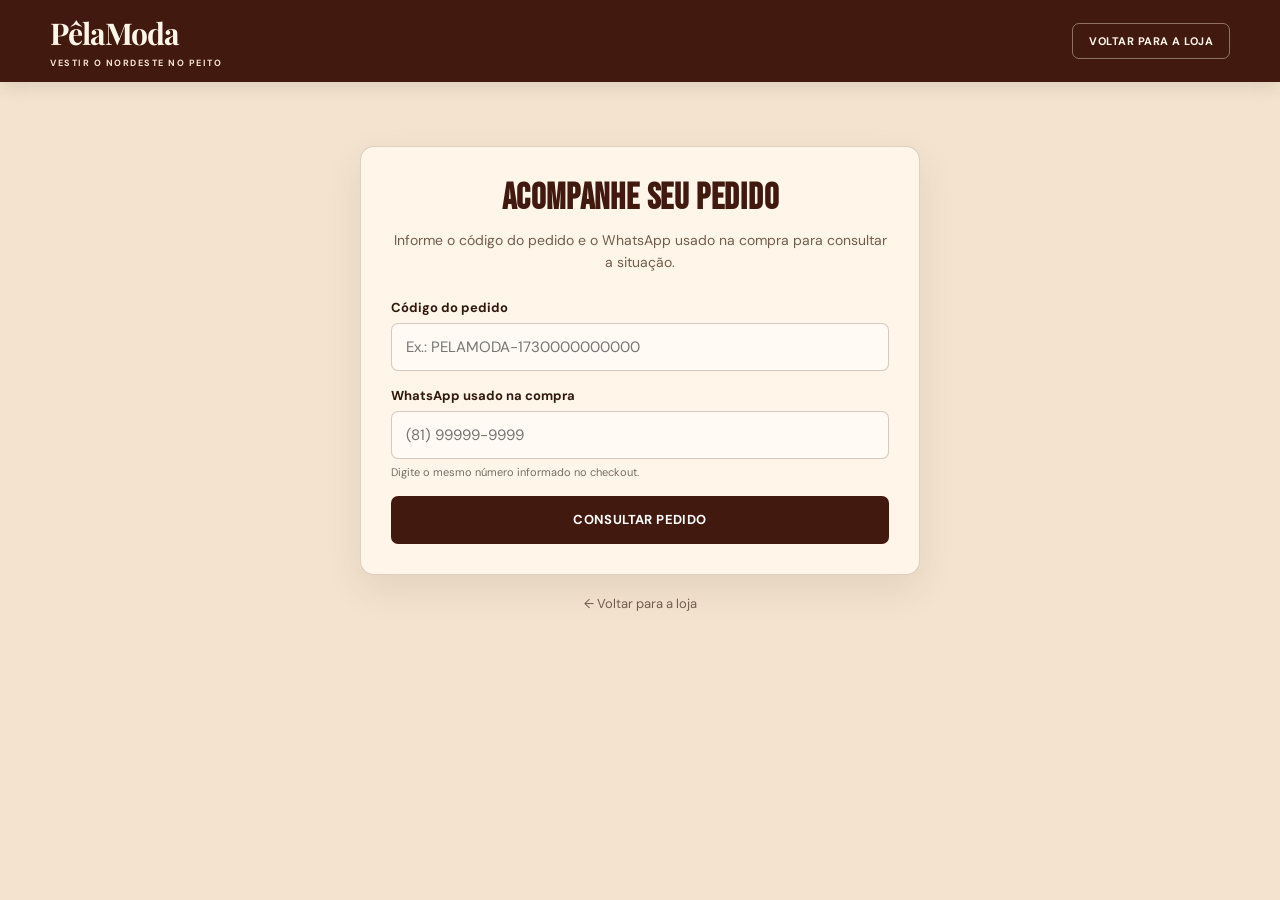
<file: acompanhar-pedido.html>
<!DOCTYPE html>
<html lang="pt-BR">
<head>
    <meta charset="UTF-8">
    <meta name="viewport" content="width=device-width, initial-scale=1.0">
    <meta name="theme-color" content="#211f1d">
    <title>Acompanhar pedido | PêlaModa</title>
    <link rel="preconnect" href="https://fonts.googleapis.com">
<link rel="preconnect" href="https://fonts.gstatic.com" crossorigin>
<link href="https://fonts.googleapis.com/css2?family=DM+Sans:wght@400;500;600;700;800&family=Bebas+Neue&family=Playfair+Display:wght@700;800&display=swap" rel="stylesheet">
    <style>
        :root {
            --pm-dark: #211f1d;
            --pm-ink: #2d2925;
            --pm-muted: #756d65;
            --pm-bg: #f5f1eb;
            --pm-card: #ffffff;
            --pm-line: #e8e0d7;
            --pm-accent: #b7864b;
            --pm-accent-dark: #8f6535;
            --pm-error: #a33d32;
            --pm-success: #28734b;
        }

        * { box-sizing: border-box; }

        body {
            margin: 0;
            min-height: 100vh;
            padding: 28px 16px;
            display: grid;
            place-items: center;
            background: var(--pm-bg);
            color: var(--pm-ink);
            font-family: Arial, Helvetica, sans-serif;
        }

        .page { width: 100%; max-width: 520px; }

        .brand {
            display: block;
            margin: 0 auto 22px;
            color: var(--pm-dark);
            text-align: center;
            text-decoration: none;
        }

        .brand strong {
            display: block;
            font-family: Georgia, 'Times New Roman', serif;
            font-size: 34px;
            letter-spacing: -1.2px;
        }

        .brand span {
            display: block;
            margin-top: 4px;
            font-size: 9px;
            font-weight: 700;
            letter-spacing: 2px;
        }

        .card {
            padding: 30px;
            border: 1px solid var(--pm-line);
            border-radius: 18px;
            background: var(--pm-card);
            box-shadow: 0 14px 38px rgba(40, 31, 22, .07);
        }

        h1 {
            margin: 0;
            color: var(--pm-dark);
            font-size: 25px;
            line-height: 1.2;
            text-align: center;
        }

        .intro {
            margin: 10px 0 25px;
            color: var(--pm-muted);
            font-size: 14px;
            line-height: 1.55;
            text-align: center;
        }

        .field { margin-bottom: 16px; }

        label {
            display: block;
            margin-bottom: 7px;
            color: var(--pm-ink);
            font-size: 13px;
            font-weight: 700;
        }

        input {
            width: 100%;
            min-height: 48px;
            padding: 12px 14px;
            border: 1px solid var(--pm-line);
            border-radius: 9px;
            outline: none;
            background: #fff;
            color: var(--pm-ink);
            font: inherit;
            font-size: 15px;
        }

        input:focus {
            border-color: var(--pm-accent);
            box-shadow: 0 0 0 3px rgba(183, 134, 75, .13);
        }

        .hint {
            display: block;
            margin-top: 6px;
            color: var(--pm-muted);
            font-size: 11px;
            line-height: 1.4;
        }

        button, .payment-link {
            display: flex;
            width: 100%;
            min-height: 48px;
            align-items: center;
            justify-content: center;
            border: 0;
            border-radius: 9px;
            background: var(--pm-dark);
            color: #fff;
            font-size: 13px;
            font-weight: 700;
            letter-spacing: .4px;
            text-align: center;
            text-decoration: none;
            cursor: pointer;
        }

        button:hover, .payment-link:hover { background: #39332e; }
        button:disabled { cursor: wait; opacity: .65; }

        .message {
            display: none;
            margin-top: 16px;
            padding: 12px 14px;
            border-radius: 9px;
            font-size: 13px;
            line-height: 1.5;
        }

        .message.error { display: block; background: #fff1ef; color: var(--pm-error); }
        .message.info { display: block; background: #f5f1eb; color: var(--pm-muted); }

        .result {
            display: none;
            margin-top: 22px;
            padding: 18px;
            border: 1px solid var(--pm-line);
            border-radius: 12px;
            background: #fcfaf7;
        }

        .result h2 { margin: 0 0 14px; font-size: 16px; }
        .result-row {
            display: flex;
            justify-content: space-between;
            gap: 12px;
            padding: 10px 0;
            border-top: 1px solid var(--pm-line);
            font-size: 13px;
        }
        .result-row span { color: var(--pm-muted); }
        .result-row strong { text-align: right; overflow-wrap: anywhere; }

        .status {
            display: inline-block;
            padding: 6px 9px;
            border-radius: 99px;
            background: #f2e8d9;
            color: var(--pm-accent-dark);
            font-size: 12px;
            font-weight: 700;
        }

        .payment-link { margin-top: 15px; background: var(--pm-accent-dark); }
        .payment-link:hover { background: #76512b; }

        .back {
            display: block;
            margin-top: 20px;
            color: var(--pm-muted);
            font-size: 13px;
            text-align: center;
            text-decoration: none;
        }
        .back:hover { color: var(--pm-ink); }

        @media (max-width: 480px) {
            body { padding: 20px 13px; }
            .card { padding: 24px 19px; }
            h1 { font-size: 22px; }
        }
        /* IDENTIDADE VISUAL PÊLAMODA */
body {
    display: flex;
    flex-direction: column;
    align-items: center;
    min-height: 100vh;
    padding: 0;
    background: #f4e4cf;
    color: #32180f;
    font-family: "DM Sans", sans-serif;
}

.site-header {
    width: 100%;
    background: #42190f;
    box-shadow: 0 4px 18px rgba(50, 24, 15, .12);
}

.site-header-inner {
    width: calc(100% - 40px);
    max-width: 1180px;
    min-height: 82px;
    margin: 0 auto;
    display: flex;
    align-items: center;
    justify-content: space-between;
    gap: 20px;
}

.brand {
    margin: 0;
    color: #fff6e9;
    text-align: left;
}

.brand strong {
    font-family: "Playfair Display", serif;
    font-size: 30px;
    letter-spacing: -1px;
}

.brand span {
    color: #f4e4cf;
    font-family: "DM Sans", sans-serif;
    letter-spacing: 1.5px;
}

.header-back {
    padding: 10px 16px;
    border: 1px solid rgba(255, 246, 233, .4);
    border-radius: 7px;
    color: #fff6e9;
    font-size: 11px;
    font-weight: 700;
    letter-spacing: .5px;
    text-decoration: none;
    transition: .2s;
}

.header-back:hover {
    background: #c35d35;
    border-color: #c35d35;
}

.page {
    max-width: 560px;
    margin: 64px auto 30px;
}

.card {
    background: #fff6e9;
    border: 1px solid rgba(75, 29, 16, .18);
    border-radius: 14px;
    box-shadow: 0 14px 38px rgba(50, 24, 15, .09);
}

h1 {
    color: #42190f;
    font-family: "Bebas Neue", sans-serif;
    font-size: 36px;
    letter-spacing: .8px;
}

.intro {
    color: #735c4d;
    font-family: "DM Sans", sans-serif;
}

label {
    color: #32180f;
    font-family: "DM Sans", sans-serif;
}

input {
    border-color: rgba(75, 29, 16, .22);
    border-radius: 7px;
    background: #fffaf3;
    font-family: "DM Sans", sans-serif;
}

input:focus {
    border-color: #c35d35;
    box-shadow: 0 0 0 3px rgba(195, 93, 53, .12);
}

button, .payment-link {
    border-radius: 7px;
    background: #42190f;
    font-family: "DM Sans", sans-serif;
    transition: .2s;
}

button:hover {
    background: #c35d35;
}

.payment-link {
    background: #984326;
}

.payment-link:hover {
    background: #c35d35;
}

.status {
    background: #f4dfc9;
    color: #984326;
}

.back {
    color: #735c4d;
}

@media (max-width: 600px) {
    .site-header-inner {
        min-height: 72px;
        width: calc(100% - 28px);
    }

    .brand strong {
        font-size: 25px;
    }

    .header-back {
        padding: 9px 10px;
        font-size: 9px;
    }

    .page {
        margin: 36px auto 24px;
        width: calc(100% - 28px);
    }

    .card {
        padding: 24px 19px;
    }

    h1 {
        font-size: 30px;
    }
}
    </style>
</head>
<body>
    <header class="site-header">
        <div class="site-header-inner">
            <a class="brand" href="index.html" aria-label="PêlaModa - página inicial">
                <strong>PêlaModa</strong>
                <span>VESTIR O NORDESTE NO PEITO</span>
            </a>

            <a class="header-back" href="index.html">VOLTAR PARA A LOJA</a>
        </div>
    </header>

    <main class="page">

        <section class="card">
            <h1>ACOMPANHE SEU PEDIDO</h1>
            <p class="intro">Informe o código do pedido e o WhatsApp usado na compra para consultar a situação.</p>

            <form id="formConsulta" novalidate>
                <div class="field">
                    <label for="orderNsu">Código do pedido</label>
                    <input id="orderNsu" name="orderNsu" type="text" placeholder="Ex.: PELAMODA-1730000000000" autocomplete="off" required>
                </div>

                <div class="field">
                    <label for="telefone">WhatsApp usado na compra</label>
                    <input id="telefone" name="telefone" type="tel" inputmode="tel" placeholder="(81) 99999-9999" autocomplete="tel" required>
                    <small class="hint">Digite o mesmo número informado no checkout.</small>
                </div>

                <button id="btnConsultar" type="submit">CONSULTAR PEDIDO</button>
            </form>

            <div id="mensagem" class="message" role="status" aria-live="polite"></div>

            <section id="resultado" class="result" aria-live="polite">
                <h2>Detalhes do pedido</h2>
                <div class="result-row">
                    <span>Número do pedido</span>
                    <strong id="numeroPedido">—</strong>
                </div>
                <div class="result-row">
                    <span>Situação</span>
                    <strong><span id="statusPedido" class="status">—</span></strong>
                </div>
                <a id="linkPagamento" class="payment-link" href="#" target="_blank" rel="noopener" style="display:none">CONTINUAR PAGAMENTO</a>
            </section>
        </section>

        <a class="back" href="index.html">← Voltar para a loja</a>
    </main>

    <script>
        const formConsulta = document.getElementById("formConsulta");
        const campoPedido = document.getElementById("orderNsu");
        const campoTelefone = document.getElementById("telefone");
        const botaoConsultar = document.getElementById("btnConsultar");
        const mensagem = document.getElementById("mensagem");
        const resultado = document.getElementById("resultado");
        const numeroPedido = document.getElementById("numeroPedido");
        const statusPedido = document.getElementById("statusPedido");
        const linkPagamento = document.getElementById("linkPagamento");

        function mostrarMensagem(texto, tipo = "info") {
            mensagem.textContent = texto;
            mensagem.className = `message ${tipo}`;
        }

        function limparResultado() {
            resultado.style.display = "none";
            linkPagamento.style.display = "none";
            linkPagamento.removeAttribute("href");
        }

        function formatarStatus(status) {
            const nomes = {
                aguardando_pagamento: "Aguardando pagamento",
                pago: "Pagamento confirmado",
                cancelado: "Cancelado",
                expirado: "Expirado"
            };

            if (nomes[status]) return nomes[status];
            return String(status || "Em processamento").replaceAll("_", " ");
        }

        async function consultarPedido(orderNsu, telefone) {
            limparResultado();
            mensagem.className = "message";
            botaoConsultar.disabled = true;
            botaoConsultar.textContent = "CONSULTANDO...";

            try {
                const parametros = new URLSearchParams({
                    order_nsu: orderNsu.trim(),
                    telefone: telefone.replace(/\D/g, "")
                });

                const resposta = await fetch(`/api/buscar-pedido?${parametros.toString()}`);
                const dados = await resposta.json();

                if (!resposta.ok) {
                    throw new Error(dados.erro || "Não foi possível localizar o pedido.");
                }

                numeroPedido.textContent = dados.numero_pedido || orderNsu;
                statusPedido.textContent = formatarStatus(dados.status);
                resultado.style.display = "block";

                if (dados.pagamento_url && dados.status === "aguardando_pagamento") {
                    linkPagamento.href = dados.pagamento_url;
                    linkPagamento.style.display = "flex";
                }

                mensagem.className = "message";
            } catch (erro) {
                mostrarMensagem(erro.message || "Ocorreu um erro ao consultar o pedido.", "error");
            } finally {
                botaoConsultar.disabled = false;
                botaoConsultar.textContent = "CONSULTAR PEDIDO";
            }
        }

        formConsulta.addEventListener("submit", async event => {
            event.preventDefault();

            const orderNsu = campoPedido.value.trim();
            const telefone = campoTelefone.value.trim();

            if (!orderNsu || !telefone) {
                mostrarMensagem("Preencha o código do pedido e o WhatsApp usado na compra.", "error");
                return;
            }

            if (telefone.replace(/\D/g, "").length < 10) {
                mostrarMensagem("Confira o número do WhatsApp e tente novamente.", "error");
                return;
            }

            await consultarPedido(orderNsu, telefone);
        });

        // Preenche os dados do pedido mais recente salvo pelo checkout neste navegador.
        try {
            const historico = JSON.parse(localStorage.getItem("pelamodaPedidosConsulta") || "[]");
            const ultimoPedido = Array.isArray(historico) ? historico[0] : null;

            if (ultimoPedido?.order_nsu && ultimoPedido?.telefone) {
                campoPedido.value = ultimoPedido.order_nsu;
                campoTelefone.value = ultimoPedido.telefone;
                consultarPedido(ultimoPedido.order_nsu, ultimoPedido.telefone);
            }
        } catch (erro) {
            console.warn("Não foi possível recuperar o último pedido salvo neste navegador.", erro);
        }
    </script>
</body>
</html>
</file>
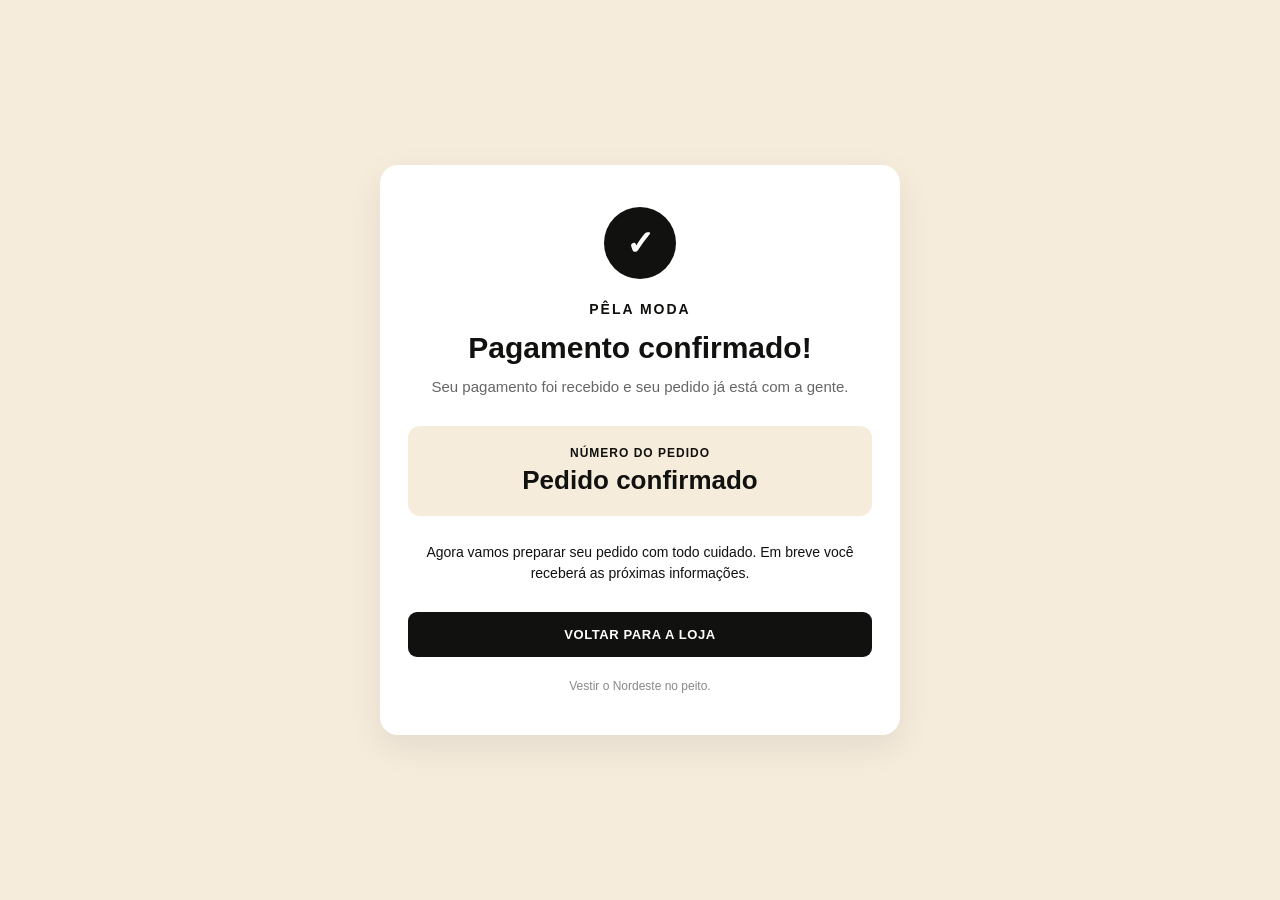
<file: pagamento-concluido.html>
<!DOCTYPE html>
<html lang="pt-BR">

<head>
    <meta charset="UTF-8">
    <meta name="viewport" content="width=device-width, initial-scale=1.0">

    <title>Pedido confirmado - Pêla Moda</title>

    <style>
        * {
            box-sizing: border-box;
            margin: 0;
            padding: 0;
        }

        body {
            font-family: Arial, sans-serif;
            background: #f5ecdc;
            color: #11110f;
            min-height: 100vh;
            display: flex;
            align-items: center;
            justify-content: center;
            padding: 24px;
        }

        .success-card {
            width: 100%;
            max-width: 520px;
            background: #fff;
            border-radius: 18px;
            padding: 42px 28px;
            text-align: center;
            box-shadow: 0 12px 35px rgba(0, 0, 0, .08);
        }

        .success-icon {
            width: 72px;
            height: 72px;
            margin: 0 auto 22px;
            border-radius: 50%;
            background: #11110f;
            color: #fff;
            display: flex;
            align-items: center;
            justify-content: center;
            font-size: 34px;
            font-weight: bold;
        }

        .brand {
            font-size: 14px;
            font-weight: 800;
            letter-spacing: 2px;
            text-transform: uppercase;
            margin-bottom: 14px;
        }

        h1 {
            font-size: 30px;
            line-height: 1.1;
            margin-bottom: 12px;
        }

        .subtitle {
            font-size: 15px;
            color: #666;
            line-height: 1.5;
            margin-bottom: 28px;
        }

        .order-box {
            background: #f5ecdc;
            border-radius: 12px;
            padding: 20px;
            margin-bottom: 26px;
        }

        .order-label {
            font-size: 12px;
            font-weight: 700;
            text-transform: uppercase;
            letter-spacing: 1px;
            margin-bottom: 5px;
        }

        .order-number {
            font-size: 26px;
            font-weight: 900;
        }

        .status {
            font-size: 14px;
            line-height: 1.5;
            margin-bottom: 28px;
        }

        .btn {
            display: block;
            width: 100%;
            background: #11110f;
            color: #fff;
            text-decoration: none;
            padding: 15px;
            border-radius: 9px;
            font-size: 13px;
            font-weight: 800;
            text-transform: uppercase;
            letter-spacing: .6px;
            transition: .2s;
        }

        .btn:hover {
            background: #2b2926;
        }

        .footer-text {
            margin-top: 22px;
            font-size: 12px;
            color: #888;
        }

        @media (max-width: 600px) {

            body {
                padding: 16px;
            }

            .success-card {
                padding: 34px 20px;
                border-radius: 14px;
            }

            h1 {
                font-size: 25px;
            }

            .order-number {
                font-size: 23px;
            }
        }
    </style>
</head>

<body>

    <main class="success-card">

        <div class="success-icon">
            ✓
        </div>

        <div class="brand">
            PÊLA MODA
        </div>

        <h1>
            Pagamento confirmado!
        </h1>

        <p class="subtitle">
            Seu pagamento foi recebido e seu pedido já está com a gente.
        </p>

        <div class="order-box">

            <div class="order-label">
                Número do pedido
            </div>

            <div class="order-number" id="numeroPedido">
                Carregando...
            </div>

        </div>

        <p class="status">
            Agora vamos preparar seu pedido com todo cuidado.
            Em breve você receberá as próximas informações.
        </p>

        <a href="/" class="btn">
            Voltar para a loja
        </a>

        <div class="footer-text">
            Vestir o Nordeste no peito.
        </div>

    </main>

    <script>
    async function carregarPedido() {

        const params = new URLSearchParams(
            window.location.search
        );

        const orderNsu = params.get("order_nsu");

        const numeroPedido =
            document.getElementById("numeroPedido");

        if (!orderNsu) {
            numeroPedido.textContent = "Pedido confirmado";
            return;
        }

        try {

            const resposta = await fetch(
                `/api/buscar-pedido?order_nsu=${encodeURIComponent(orderNsu)}`
            );

            const dados = await resposta.json();

            if (!resposta.ok) {
                throw new Error(
                    dados.erro || "Pedido não encontrado"
                );
            }

            numeroPedido.textContent =
                dados.numero_pedido;

        } catch (erro) {

            console.error(
                "Erro ao buscar pedido:",
                erro
            );

            numeroPedido.textContent =
                "Pedido confirmado";
        }
    }

    carregarPedido();
</script>
</body>
</html>
</file>
